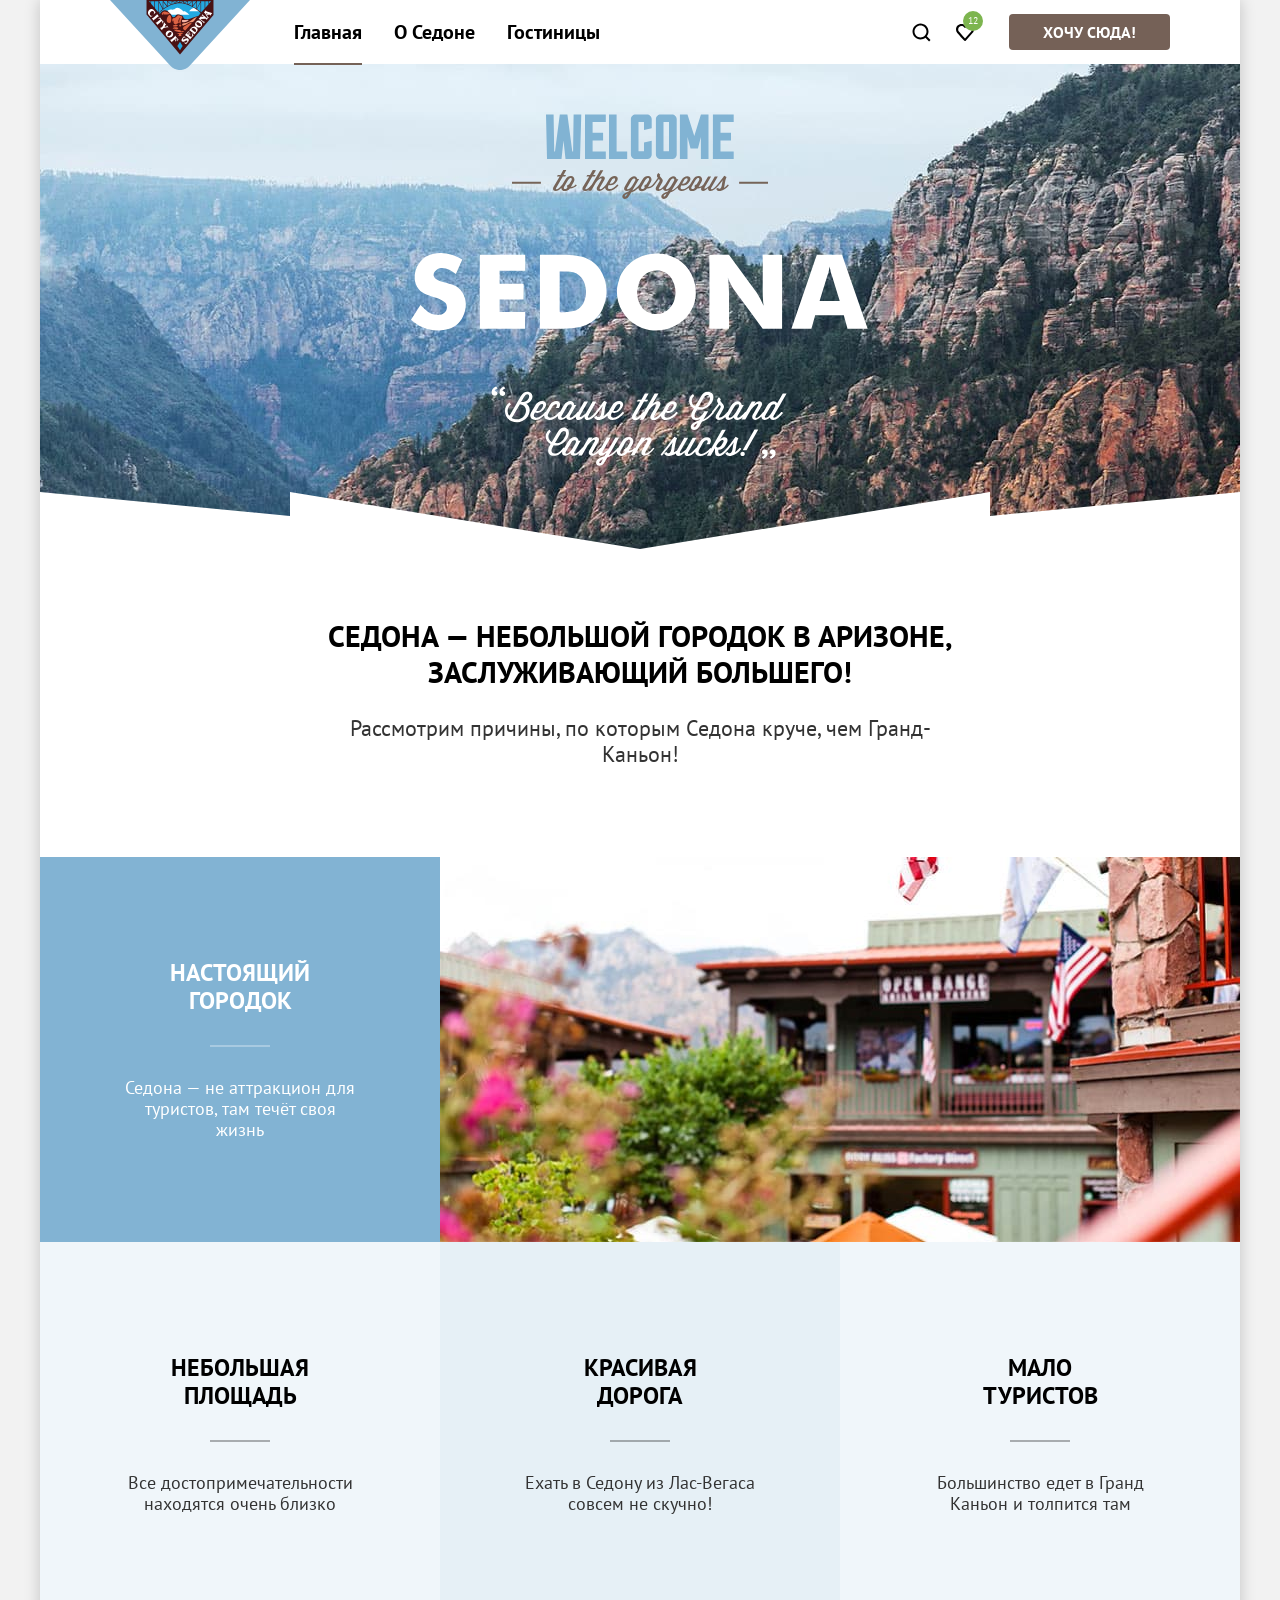
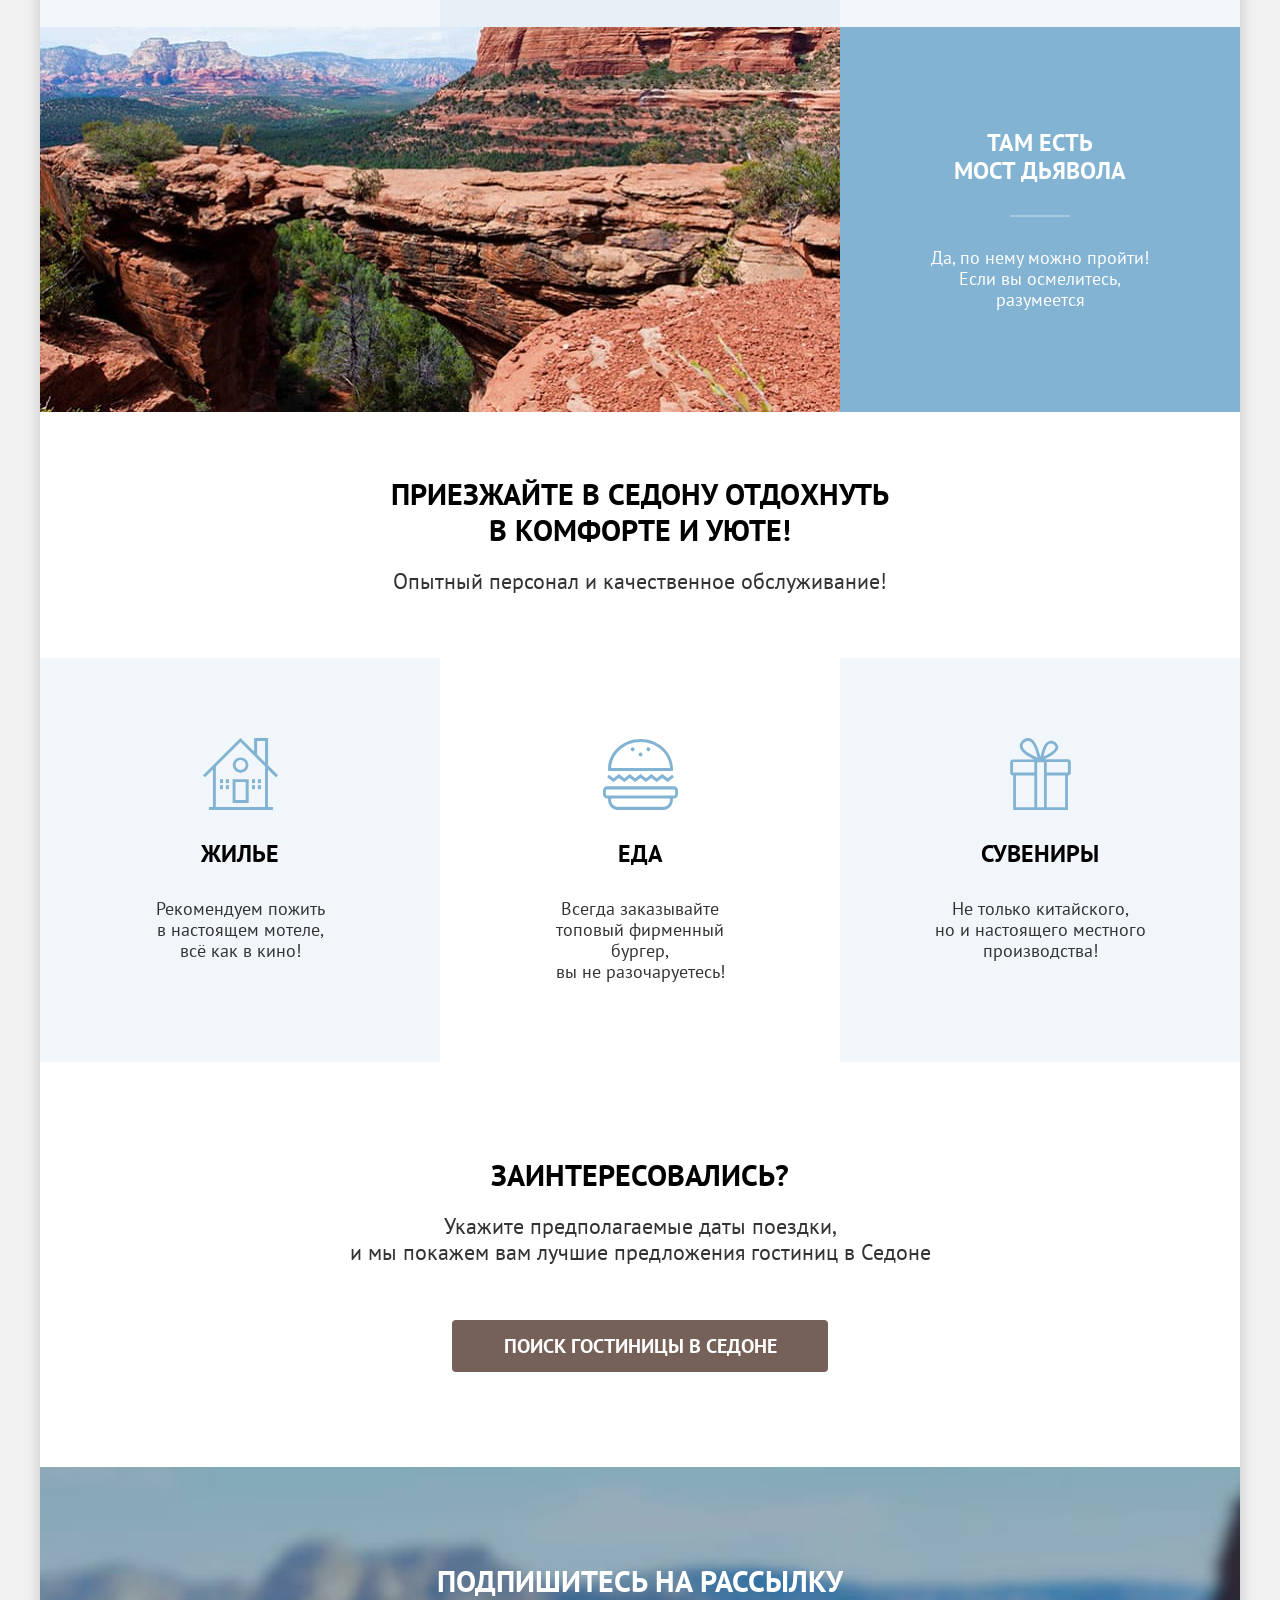
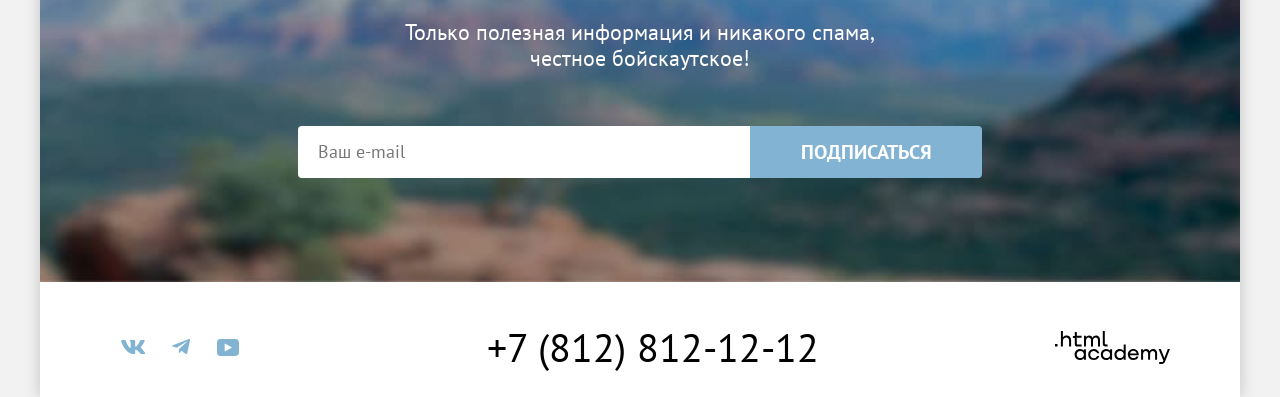
<file: index.html>
<!doctype html>
<html lang="ru">

  <head>
    <meta charset="utf-8">
    <title>HTML Academy: Седона</title>
    <link rel="icon" sizes="32x32" href="favicon.ico">
    <link rel="stylesheet" href="styles/styles.css">
  </head>

  <body>
    <div class="page-container">
      <header data-test="header" class="header-page">
        <a class="navigation-logo" href="index.html">
          <img class="header-page-logo" src="images/logo-sedona.svg" width="140" height="70"
            alt="Логотип городка Седона">
        </a>
        <nav class="navigation">
          <ul class="navigation-list">
            <li class="navigation-item">
              <a class="navigation-link navgation-link-current" href="index.html" aria-current="page">Главная</a>
            </li>
            <li class="navigation-item">
              <a class="navigation-link" href="#">О Седоне</a>
            </li>
            <li class="navigation-item">
              <a class="navigation-link" href="catalog.html">Гостиницы</a>
            </li>
          </ul>
          <ul class="navigation-user">
            <li class="navigation-user-item">
              <a class="navigation-user-link navigation-link-search" href="#">
                <span class="visually-hidden">Поиск</span>
              </a>
            </li>
            <li class="navigation-user-item">
              <a class="navigation-user-link navigation-link-favourites" href="#">
                <span class="visually-hidden">Избранное</span>
                <span class="count">12</span>
              </a>
            </li>
            <li class="navigation-user-item">
              <a class="navigation-link-button" href="#">Хочу сюда!</a>
            </li>
          </ul>
        </nav>

      </header>
      <main data-test="main" class="main-container main-index">
        <section data-test="hero" class="hero">
          <h1 class="visually-hidden">О Седоне</h1>
          <img class="hero-img" src="images/welcome.svg" width="458" height="352"
            alt="Welcome to the gorgeous Sedona, because the Grand Canyon sucks!">
        </section>
        <section data-test="advantages" class="advantages">
          <h2 class="title">Седона — небольшой городок в Аризоне,<br> заслуживающий большего!</h2>
          <p class="text">Рассмотрим причины, по которым Седона круче, чем Гранд-Каньон!</p>
        </section>
        <section data-test="advantages" class="advantages-description">
          <h2 class="visually-hidden">Преимущества</h2>
          <ul class="advantages-list">
            <li class="advantages-item-foto">
              <div class="advantages-item-container">
                <h3 class="advantages-title-foto">Настоящий городок</h3>
                <p class="advantages-item-description-foto">
                  Седона — не аттракцион для туристов, там течёт своя жизнь
                </p>
              </div>
              <img class="images-street" src="images/photo-street-sedona.jpg" width="800" height="385"
                alt="Вид городка Седона">
            </li>
            <li class="advantages-item">
              <h3 class="advantages-title">Небольшая<br> площадь</h3>
              <p class="advantages-item-description">
                Все достопримечательности находятся очень близко
              </p>
            </li>
            <li class="advantages-item">
              <h3 class="advantages-title">Красивая<br> дорога</h3>
              <p class="advantages-item-description">Ехать в Седону из Лас-Вегаса совсем не скучно!
              </p>
            </li>
            <li class="advantages-item">
              <h3 class="advantages-title">Мало<br> туристов</h3>
              <p class="advantages-item-description">
                Большинство едет в Гранд Каньон и толпится там
              </p>
            </li>
            <li class="advantages-item-foto advantages-item-foto-reverse">
              <div class="advantages-item-container">
                <h3 class="advantages-title-foto">Там есть<br> мост дьявола</h3>
                <p class="advantages-item-description-foto">
                  Да, по нему можно пройти! Если вы осмелитесь, разумеется
                </p>
              </div>
              <img class="images-bridge" src="images/photo-devil-bridge.jpg" width="800" height="385"
                alt="Фото мост дьявола">
            </li>
          </ul>
        </section>
        <section data-test="service" class="services">
          <div class="invitation">
            <h2 class="services-title">
              Приезжайте в Седону отдохнуть в комфорте и уюте!
            </h2>
            <p class="services-description">
              Опытный персонал и качественное обслуживание!
            </p>
          </div>
          <ul class="services-list ">
            <li class="services-item services-item-housing">
              <h3 class="services-item-title">ЖИЛЬЕ</h3>
              <p class="services-item-description">
                Рекомендуем пожить<br> в настоящем мотеле,<br> всё как в кино!
              </p>
            </li>
            <li class="services-item services-item-food">
              <h3 class="services-item-title">ЕДА</h3>
              <p class="services-item-description">
                Всегда заказывайте<br> топовый фирменный бургер,<br> вы не разочаруетесь!
              </p>
            </li>
            <li class="services-item services-item-souvenirs">
              <h3 class="services-item-title">СУВЕНИРЫ</h3>
              <p class="services-item-description">
                Не только китайского,<br> но и настоящего местного<br> производства!
              </p>
            </li>
          </ul>
        </section>
        <section data-test="search" class="booking">
          <h2 class="booking-title">Заинтересовались?</h2>
          <p class="booking-description">
            Укажите предполагаемые даты поездки,<br> и мы покажем вам лучшие
            предложения гостиниц в Седоне
          </p>
          <button class="button-search" type="button">Поиск гостиницы в Седоне</button>
        </section>
        <section data-test="subscribe" class="subscribe">
          <h2 class="subscribe-title">Подпишитесь на рассылку</h2>
          <p class="subscribe-note">
            Только полезная информация и никакого спама,<br> честное бойскаутское!
          </p>
          <form class="subscribe-form" action="https://echo.htmlacademy.ru/" method="post">
            <label for="subscribe-email" class="visually-hidden">Email</label>
            <input class="subscribe-field" placeholder="Ваш e-mail" type="email" name="subscribe-email"
              id="subscribe-email" required>
            <button class="button subscribe-button" type="submit">
              Подписаться
            </button>
          </form>
        </section>
      </main>
      <footer data-test="footer" class="page-footer">
        <ul class="footer-social-list">
          <li class="footer-social-item">
            <a class="button-social-vk" href="https://vk.ru/htmlacademy">
              <span class="visually-hidden">ВКонтакте</span>
            </a>
          </li>
          <li class="footer-social-item">
            <a class="button-social-telegram" href="https://t.me/s/htmlacademy">
              <span class="visually-hidden">Телеграм</span>
            </a>
          </li>
          <li class="footer-social-item">
            <a class="button-social-youtube" href="https://www.youtube.com/c/HTMLAcademyRUS">
              <span class="visually-hidden">Ютуб</span>
            </a>
          </li>
        </ul>
        <a class="contacts-phone" href="tel:88128121212">+7 (812) 812-12-12</a>
        <a class="htmlacademy-link" href="https://htmlacademy.ru/intensive/htmlcss">
          <span class="visually-hidden">"Логотип HTML academy"</span>
        </a>
      </footer>
    </div>
    <div class="modal-container modal-container-close">
      <div data-test="modal" class="modal modal-search">
        <section class="modal-content">
          <h2 class="modal-title">Поиск гостиницы в Седоне</h2>
          <button class="modal-close-button" type="button"><span class="visually-hidden">Закрыть</span>
          </button>
        </section>
        <form class="form-search-hotel" action="https://echo.htmlacademy.ru/" method="post">
          <div class="modal-field-group">
            <div class="input-row">
              <label class="modal-label" for="arrival-date">Дата Заезда:</label>
              <div class="input-wrapper">
                <input class="modal-input" type="text" name="check-in" id="arrival-date" value="27 апреля 2020"
                  placeholder="Укажите дату" required>
              </div>
            </div>
            <span class="modal-error-text">Мы не можем отправить вас в прошлое.</span>
          </div>
          <div class="modal-field-group">
            <div class="input-row">
              <label class="modal-label" for="departure-date">Дата Выезда:</label>
              <div class="input-wrapper">
                <input class="modal-input" type="text" name="check-out" id="departure-date" value="1 сентября 2023"
                  placeholder="Укажите дату" required>
              </div>
            </div>
            <span class="modal-success-text">На эти даты есть свободные номера. Пока есть.</span>
          </div>
          <div class="modal-counters">
            <div class="counter-group">
              <label class="modal-label" for="adults">Взрослые:</label>
              <div class="counter">
                <button class="counter-button counter-minus" type="button" aria-label="Уменьшить">
                </button>
                <input class="counter-input" type="number" name="adults" id="adults" value="2">
                <button class="counter-button counter-plus" type="button" aria-label="Увеличить">
                </button>
              </div>
            </div>
            <div class="counter-group counter-group-tooltip">
              <div class="label-with-tooltip">
                <span class="form-lable form-label-icon">
                  <label class="modal-label" for="children">Дети:</label>
                </span>
                <span class="tooltip">
                  <button class="tooltip-toggle" type="button" aria-labelledby="tooltip-label-date">
                    <svg class="tooltip-icon" xmlns="http://www.w3.org/2000/svg" width="26" height="26" fill="none"
                      viewBox="0 0 26 26">
                      <circle cx="13" cy="13" r="13" fill="#83b3d3" />
                      <path fill="#fff" fill-rule="evenodd" d="M12 7h2v2h-2zm2 12h-2v-9h2z" clip-rule="evenodd" />
                    </svg>
                    <span class="visually-hidden">Подсказка</span>
                  </button>
                  <span class="tooltip-text" role="tooltip" id="tooltip-label-date">Укажите количество детей, которые
                    будут с вами, возраст которых от 6 до 18 лет. Дети до 6 лет размещаются бесплатно.</span>
                </span>
              </div>
              <div class="counter">
                <button class="counter-button counter-minus" type="button" aria-label="Уменьшить">
                </button>
                <input class="counter-input" type="number" name="children" id="children" value="2">
                <button class="counter-button counter-plus" type="button" aria-label="Увеличить">
                </button>
              </div>
            </div>
          </div>
          <button class="modal-search-button" type="submit">Найти</button>
        </form>
      </div>
    </div>
  </body>

</html>
</file>
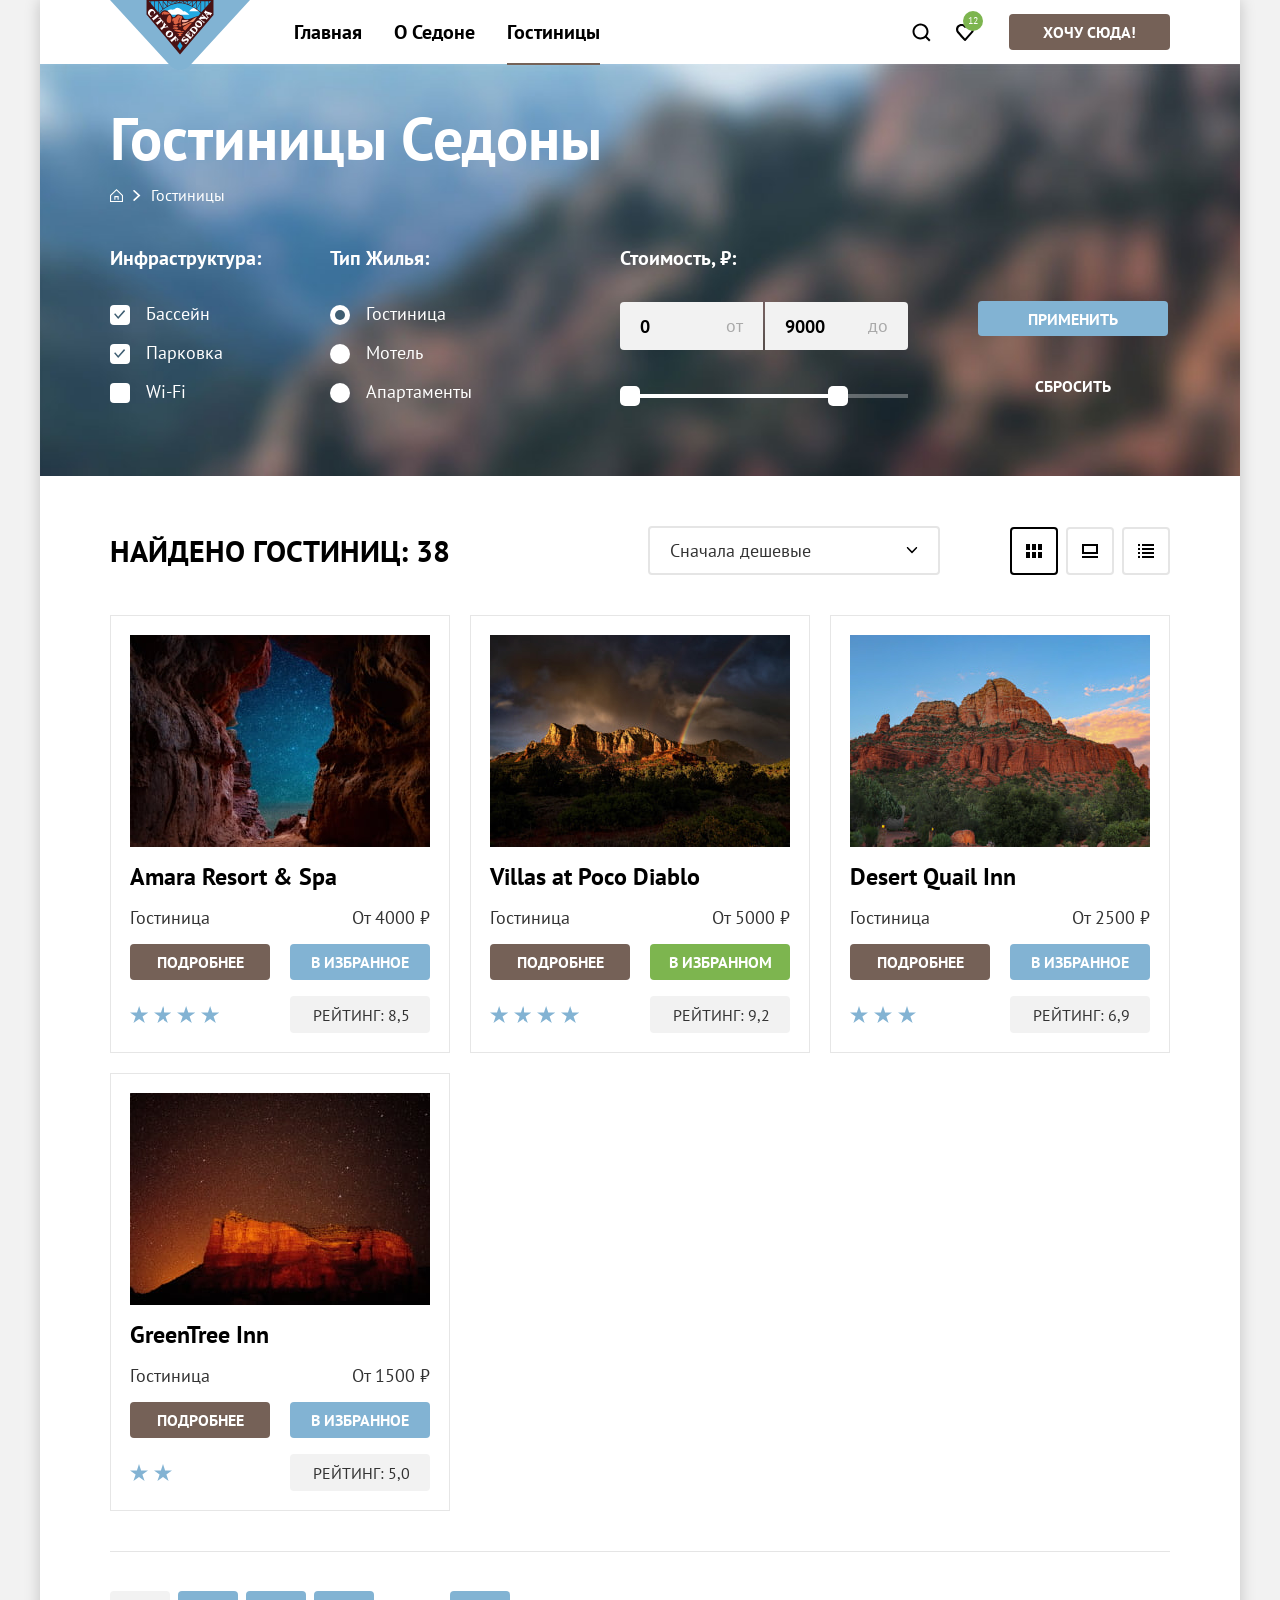
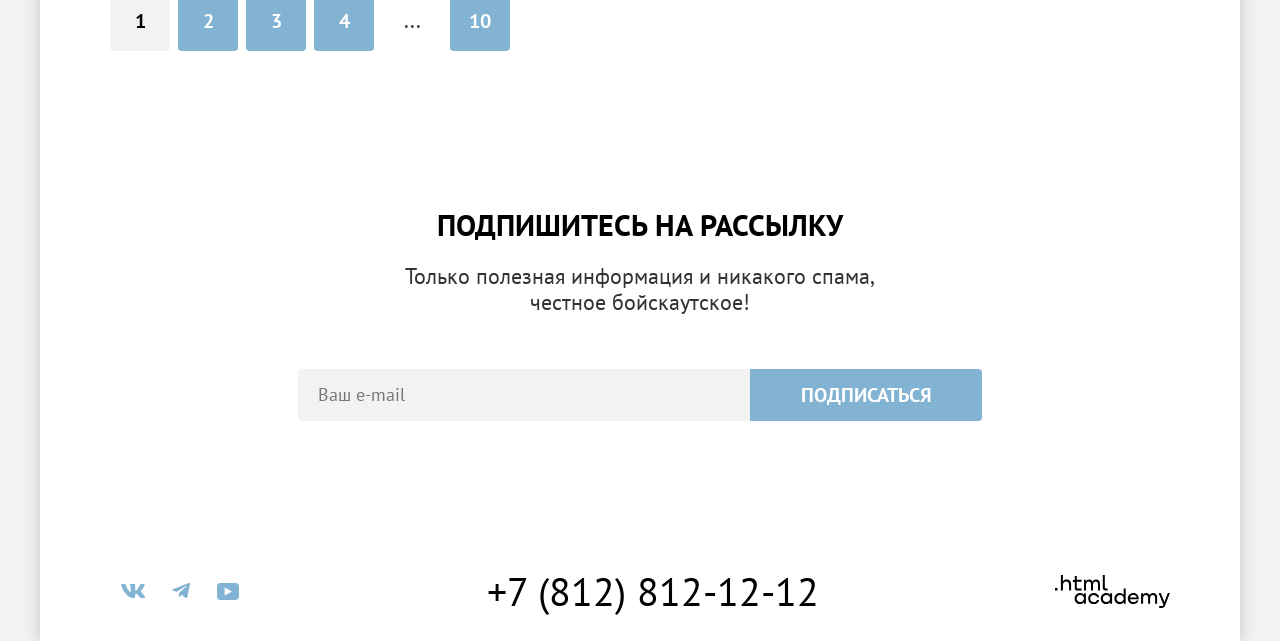
<file: catalog.html>
<!doctype html>
<html lang="ru">

  <head>
    <meta charset="utf-8">
    <title>HTML Academy: Седона</title>
    <link rel="icon" href="favicon.ico" sizes="32x32">
    <link rel="shortcut icon" href="favicon.ico" type="images/x-icon">
    <link rel="stylesheet" href="styles/styles.css">
  </head>

  <body>
    <div class="page-container">
      <header data-test="header" class="header-page">
        <a class="navigation-logo" href="index.html">
          <img class="header-page-logo" src="images/logo-sedona.svg" width="140" height="70"
            alt="Логотип городка Седона">
        </a>
        <nav class="navigation">
          <ul class="navigation-list">
            <li class="navigation-item">
              <a class="navigation-link" href="index.html" aria-current="page">Главная</a>
            </li>
            <li class="navigation-item">
              <a class="navigation-link" href="#">О Седоне</a>
            </li>
            <li class="navigation-item">
              <a class="navigation-link navgation-link-current" href="catalog.html">Гостиницы</a>
            </li>
          </ul>
          <ul class="navigation-user">
            <li class="navigation-user-item">
              <a class="navigation-link navigation-link-search" href="#">
                <span class="visually-hidden">Поиск</span>
              </a>
            </li>
            <li class="navigation-user-item">
              <a class="navigation-link navigation-link-favourites" href="#">
                <span class="visually-hidden">Избранное</span>
                <span class="count">12</span>
              </a>
            </li>
            <li class="navigation-user-item">
              <a class="navigation-link-button" href="#">Хочу сюда!</a>
            </li>
          </ul>
        </nav>

      </header>
      <main data-test="main" class="main-inner">
        <section class="filter-content">
          <header class="inner-header">
            <h1 class="inner-header-title">Гостиницы Седоны</h1>
            <ul class="breadcrumbs">
              <li class="breadcrumbs-item">
                <a class="breadcrumbs-link" href="index.html">
                  <span class="visually-hidden">Главная</span>
                </a>
              </li>
              <li class="breadcrumbs-item">
                <a class="breadcrumbs-link-hotel">Гоcтиницы</a>
              </li>
            </ul>
          </header>
          <h2 class="visually-hidden">Фильтры для поиска</h2>
          <form data-test="filter" class="catalog-filter" action="https://echo.htmlacademy.ru/" method="get">
            <fieldset class="filter-content-group filter-complex">
              <legend class="filter-content-title">Инфраструктура:</legend>
              <ul class="filter-content-list">
                <li class="filter-content-item">
                  <label class="control">
                    <input class="control-input visually-hidden" type="checkbox" name="swiming-pool" checked>
                    <span class="control-mark"></span>
                    <span class="control-label"> Бассейн </span>
                  </label>
                </li>
                <li class="filter-content-item">
                  <label class="control">
                    <input class="control-input visually-hidden" type="checkbox" name="parking" checked>
                    <span class="control-mark"></span>
                    <span class="control-label"> Парковка </span>
                  </label>
                </li>
                <li class="filter-content-item">
                  <label class="control">
                    <input class="control-input visually-hidden" type="checkbox" name="wi-fi">
                    <span class="control-mark"></span>
                    <span class="control-label"> Wi-Fi </span>
                  </label>
                </li>
              </ul>
            </fieldset>
            <fieldset class="filter-content-group filter-type-housing">
              <legend class="filter-content-title">Тип Жилья:</legend>
              <ul class="filter-content-list">
                <li class="filter-content-item">
                  <label class="control">
                    <input class="control-input visually-hidden" type="radio" name="hotel-group" value="hotel" checked>
                    <span class="control-mark"></span>
                    <span class="control-label"> Гостиница </span>
                  </label>
                </li>
                <li class="filter-content-item">
                  <label class="control">
                    <input class="control-input visually-hidden" type="radio" name="hotel-group" value="motel">
                    <span class="control-mark"></span>
                    <span class="control-label"> Мотель </span>
                  </label>
                </li>
                <li class="filter-content-item">
                  <label class="control">
                    <input class="control-input visually-hidden" type="radio" name="hotel-group" value="apartmens">
                    <span class="control-mark"></span>
                    <span class="control-label"> Апартаменты </span>
                  </label>
                </li>
              </ul>
            </fieldset>
            <fieldset class="filter-content-group filter-cost">
              <legend class="filter-content-title">Стоимость, ₽:</legend>
              <div class="range-cost">
                <label for="price-from" class="catalog-filter-label">
                  <span class="price-filter-text">от</span>
                  <input class="field-price field-price-from" type="number" name="price-from" id="price-from" value="0"
                    placeholder="0"></label>
                <label for="price-to" class="catalog-filter-label">
                  <span class="price-filter-text">до</span>
                  <input class="field-price field-price-to" type="number" name="price-to" id="price-to" value="9000"
                    placeholder="9000"></label>
              </div>
              <div class="range-scale">
                <div class="range-bar">
                  <button type="button" class="range-toggle toggle-min">
                    <span class="visually-hidden">Изменить минимальную цену</span>
                  </button>
                  <button type="button" class="range-toggle toggle-max">
                    <span class="visually-hidden">Изменить максимальную цену</span>
                  </button>
                </div>
              </div>
            </fieldset>
            <div class="filter-content-button">
              <button class="button-apply" type="submit">Применить</button>
              <button class="button-reset" type="reset">Сбросить</button>
            </div>
          </form>
        </section>
        <section data-test="catalog" class="catalog-hotel">
          <div class="catalog-hotel-sorting">
            <h2 class="catalog-hotel-title">Найдено гостиниц: <span>38</span></h2>
            <select class="select-catalog-hotel" aria-label="Сортировка">
              <option value="cheap">Сначала дешевые</option>
              <option value="expensive">Сначала дорогие</option>
            </select>
            <ul class="view-card-hotel-list">
              <li class="view-card-hotel-item">
                <a class="view-sort view-sort-tile " href="catalog.html?view=tile">
                  <span class="visually-hidden">Показать карточки</span>
                </a>
              </li>
              <li class="view-card-hotel-item">
                <a class="view-sort view-sort-card " href="catalog.html?view=card">
                  <span class="visually-hidden">Показать карточки подробнее</span>
                </a>
              </li>
              <li class="view-card-hotel-item">
                <a class="view-sort view-sort-list" href="catalog.html?view=list">
                  <span class="visually-hidden">Показать список</span>
                </a>
              </li>
            </ul>
          </div>
          <ul class="card-hotel-list">
            <li class="card-hotel-item">
              <a class="card-hotel-title-link" href="#">
                <h3 class="card-hotel-title">Amara Resort & Spa</h3>
              </a>
              <a class="card-hotel-link" href="#">
                <img class="card-hotel-image" src="images/catalog/hotel-1.jpg" width="300" height="212"
                  alt="Вид на ночное небо из ущелья">
              </a>
              <p class="card-hotel-group">Гостиница</p>
              <p class="card-hotel-price">От 4000 ₽</p>
              <a class="card-hotel-more" href="#">Подробнее</a>
              <button class="favorites" type="button">В избранное</button>
              <p class="stars stars-four">
                <span class="visually-hidden">4 звезды</span>
              </p>
              <p class="rating">Рейтинг: 8,5</p>
            </li>
            <li class="card-hotel-item">
              <a class="card-hotel-title-link" href="#">
                <h3 class="card-hotel-title">Villas at Poco Diablo</h3>
              </a>
              <a class="card-hotel-link" href="#">
                <img class="card-hotel-image" src="images/catalog/hotel-2.jpg" width="300" height="212"
                  alt="Вид на горы и радугу">
              </a>
              <p class="card-hotel-group">Гостиница</p>
              <p class="card-hotel-price">От 5000 ₽</p>
              <a class="card-hotel-more" href="#">Подробнее</a>
              <button class="favorites favorites-active" type="button">В избранном</button>
              <p class="stars stars-four">
                <span class="visually-hidden">4 звезды</span>
              </p>
              <p class="rating">Рейтинг: 9,2</p>
            </li>
            <li class="card-hotel-item">
              <a class="card-hotel-title-link" href="#">
                <h3 class="card-hotel-title">Desert Quail Inn</h3>
              </a>
              <a class="card-hotel-link" href="#">
                <img class="card-hotel-image" src="images/catalog/hotel-3.jpg" width="300" height="212"
                  alt="Вид на дневное небо и горы"></a>
              <p class="card-hotel-group">Гостиница</p>
              <p class="card-hotel-price">От 2500 ₽</p>
              <a class="card-hotel-more" href="#">Подробнее</a>
              <button class="favorites" type="button">В избранное</button>
              <p class="stars stars-three">
                <span class="visually-hidden">3 звезды</span>
              </p>
              <p class="rating">Рейтинг: 6,9</p>
            </li>
            <li class="card-hotel-item">
              <a class="card-hotel-title-link" href="#">
                <h3 class="card-hotel-title">GreenTree Inn</h3>
              </a>
              <a class="card-hotel-link" href="#">
                <img class="card-hotel-image" src="images/catalog/hotel-4.jpg" width="300" height="212"
                  alt="Вид на ночное небо и горы"></a>
              <p class="card-hotel-group">Гостиница</p>
              <p class="card-hotel-price">От 1500 ₽</p>
              <a class="card-hotel-more" href="#">Подробнее</a>
              <button class="favorites" type="button">В избранное</button>
              <p class="stars stars-two">
                <span class="visually-hidden">2 звезды</span>
              </p>
              <p class="rating">Рейтинг: 5,0</p>
            </li>
          </ul>
          <ul class="pagination">
            <li class="pagination-item">
              <a class="pagination-link pagination-current" href="#">1</a>
            </li>
            <li class="pagination-item">
              <a class="pagination-link" href="#">2</a>
            </li>
            <li class="pagination-item">
              <a class="pagination-link" href="#">3</a>
            </li>
            <li class="pagination-item">
              <a class="pagination-link" href="#">4</a>
            </li>
            <li class="pagination-item">
              <span class="ellipsis">...</span>
            </li>
            <li class="pagination-item">
              <a class="pagination-link" href="#">10</a>
            </li>
          </ul>
        </section>
        <section data-test="subscribe" class="subscribe-catalog">
          <h2 class="subscribe-title-catalog">Подпишитесь на рассылку</h2>
          <p class="subscribe-description">
            Только полезная информация и никакого спама,<br> честное бойскаутское!
          </p>
          <form class="subscribe-form" action="https://echo.htmlacademy.ru/" method="post">
            <label for="subscribe-email" class="visually-hidden">Email</label>
            <input class="subscribe-field subscribe-field-catalog" placeholder="Ваш e-mail" type="email"
              name="subscribe-email" id="subscribe-email" required>
            <button class="button subscribe-button" type="submit">Подписаться</button>
          </form>
        </section>
      </main>

      <footer data-test="footer" class="page-footer">
        <ul class="footer-social-list">
          <li class="social-item">
            <a class="button-social-vk" href="#">
              <span class="visually-hidden">ВКонтакте</span>
            </a>
          </li>
          <li class="footer-social-item">
            <a class="button-social-telegram" href="#">
              <span class="visually-hidden">Телеграм</span>
            </a>
          </li>
          <li class="footer-social-item">
            <a class="button-social-youtube" href="#">
              <span class="visually-hidden">Ютуб</span>
            </a>
          </li>
        </ul>
        <a class="contacts-phone" href="tel:88128121212">+7 (812) 812-12-12</a>
        <a class="htmlacademy-link" href="https://htmlacademy.ru/intensive/htmlcss">
          <span class="visually-hidden">"Логотип HTML academy"</span>
        </a>
      </footer>
    </div>
  </body>

</html>
</file>
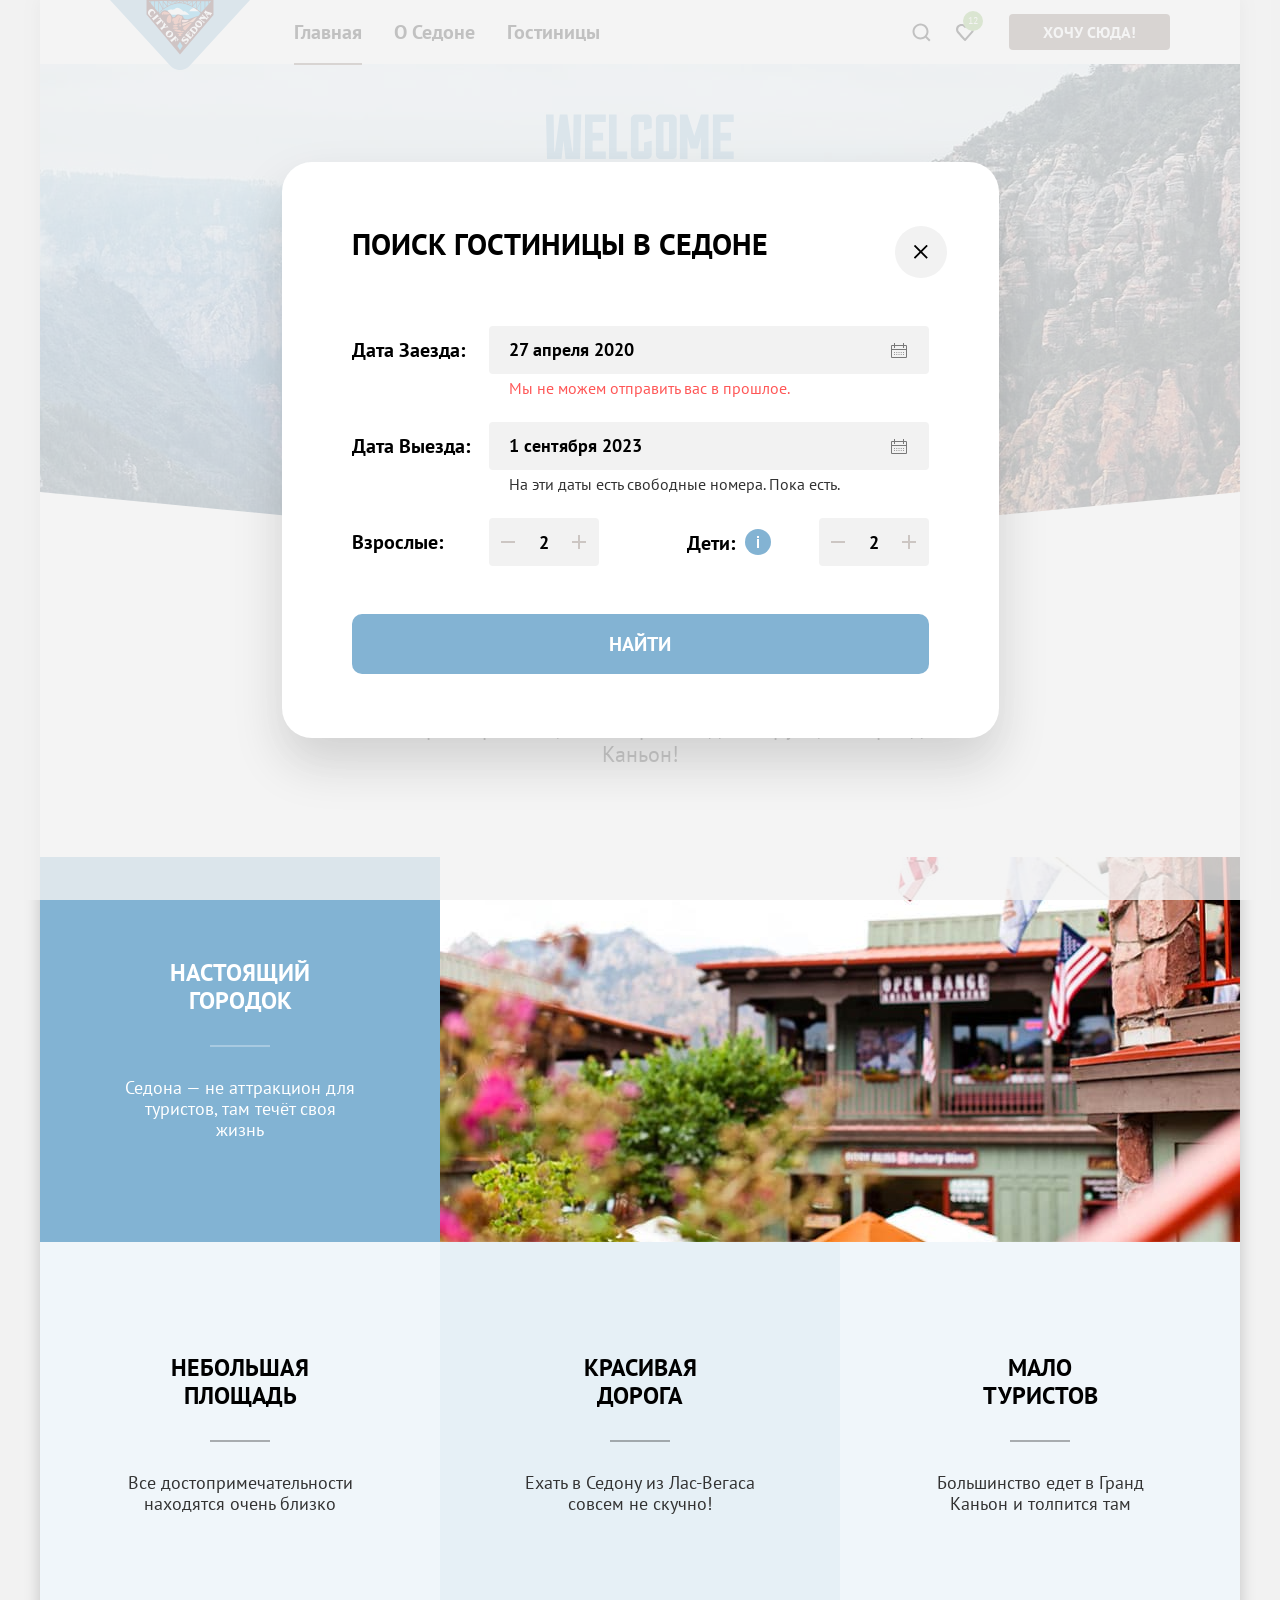
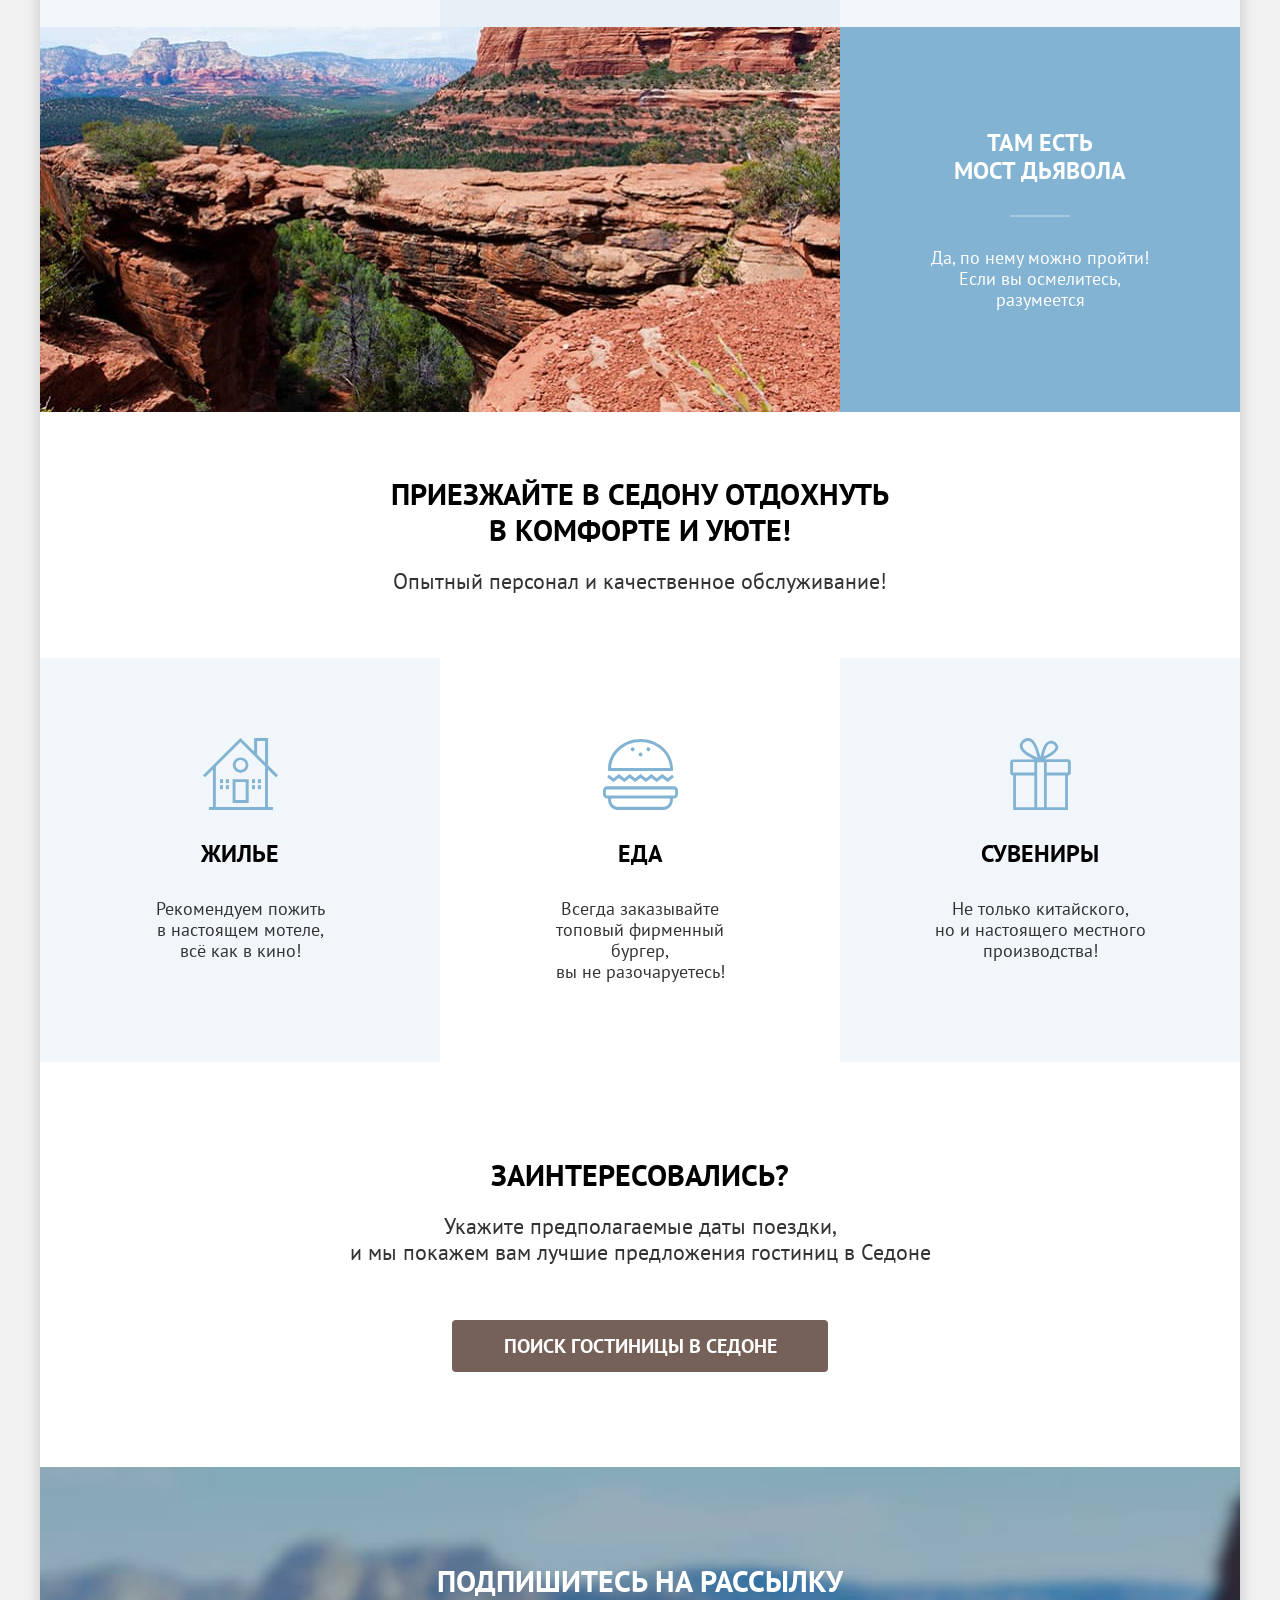
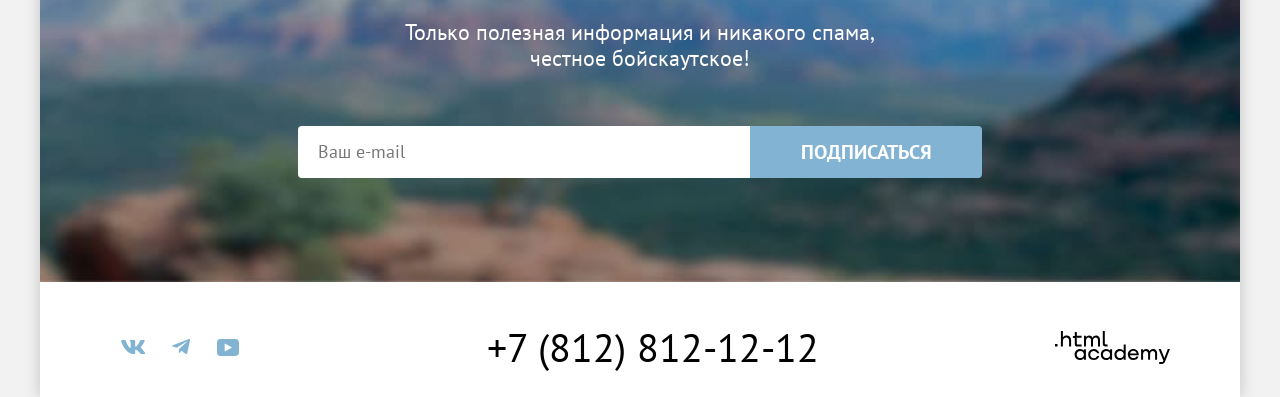
<file: modal.html>
<!doctype html>
<html lang="ru">

  <head>
    <meta charset="utf-8">
    <title>HTML Academy: Седона</title>
    <link rel="icon" sizes="32x32" href="favicon.ico">
    <link rel="stylesheet" href="styles/styles.css">
  </head>

  <body>
    <div class="page-container">
      <header data-test="header" class="header-page">
        <a class="navigation-logo" href="index.html">
          <img class="header-page-logo" src="images/logo-sedona.svg" width="140" height="70"
            alt="Логотип городка Седона">
        </a>
        <nav class="navigation">
          <ul class="navigation-list">
            <li class="navigation-item">
              <a class="navigation-link navgation-link-current" href="index.html" aria-current="page">Главная</a>
            </li>
            <li class="navigation-item">
              <a class="navigation-link" href="#">О Седоне</a>
            </li>
            <li class="navigation-item">
              <a class="navigation-link" href="catalog.html">Гостиницы</a>
            </li>
          </ul>
          <ul class="navigation-user">
            <li class="navigation-user-item">
              <a class="navigation-user-link navigation-link-search" href="#">
                <span class="visually-hidden">Поиск</span>
              </a>
            </li>
            <li class="navigation-user-item">
              <a class="navigation-user-link navigation-link-favourites" href="#">
                <span class="visually-hidden">Избранное</span>
                <span class="count">12</span>
              </a>
            </li>
            <li class="navigation-user-item">
              <a class="navigation-link-button" href="#">Хочу сюда!</a>
            </li>
          </ul>
        </nav>

      </header>
      <main data-test="main" class="main-container main-index">
        <section data-test="hero" class="hero">
          <h1 class="visually-hidden">О Седоне</h1>
          <img class="hero-img" src="images/welcome.svg" width="458" height="352"
            alt="Welcome to the gorgeous Sedona, because the Grand Canyon sucks!">
        </section>
        <section data-test="advantages" class="advantages">
          <h2 class="title">Седона — небольшой городок в Аризоне,<br> заслуживающий большего!</h2>
          <p class="text">Рассмотрим причины, по которым Седона круче, чем Гранд-Каньон!</p>
        </section>
        <section data-test="advantages" class="advantages-description">
          <h2 class="visually-hidden">Преимущества</h2>
          <ul class="advantages-list">
            <li class="advantages-item-foto">
              <div class="advantages-item-container">
                <h3 class="advantages-title-foto">Настоящий городок</h3>
                <p class="advantages-item-description-foto">
                  Седона — не аттракцион для туристов, там течёт своя жизнь
                </p>
              </div>
              <img class="images-street" src="images/photo-street-sedona.jpg" width="800" height="385"
                alt="Вид городка Седона">
            </li>
            <li class="advantages-item">
              <h3 class="advantages-title">Небольшая<br> площадь</h3>
              <p class="advantages-item-description">
                Все достопримечательности находятся очень близко
              </p>
            </li>
            <li class="advantages-item">
              <h3 class="advantages-title">Красивая<br> дорога</h3>
              <p class="advantages-item-description">Ехать в Седону из Лас-Вегаса совсем не скучно!
              </p>
            </li>
            <li class="advantages-item">
              <h3 class="advantages-title">Мало<br> туристов</h3>
              <p class="advantages-item-description">
                Большинство едет в Гранд Каньон и толпится там
              </p>
            </li>
            <li class="advantages-item-foto advantages-item-foto-reverse">
              <div class="advantages-item-container">
                <h3 class="advantages-title-foto">Там есть<br> мост дьявола</h3>
                <p class="advantages-item-description-foto">
                  Да, по нему можно пройти! Если вы осмелитесь, разумеется
                </p>
              </div>
              <img class="images-bridge" src="images/photo-devil-bridge.jpg" width="800" height="385"
                alt="Фото мост дьявола">
            </li>
          </ul>
        </section>
        <section data-test="service" class="services">
          <div class="invitation">
            <h2 class="services-title">
              Приезжайте в Седону отдохнуть в комфорте и уюте!
            </h2>
            <p class="services-description">
              Опытный персонал и качественное обслуживание!
            </p>
          </div>
          <ul class="services-list ">
            <li class="services-item services-item-housing">
              <h3 class="services-item-title">ЖИЛЬЕ</h3>
              <p class="services-item-description">
                Рекомендуем пожить<br> в настоящем мотеле,<br> всё как в кино!
              </p>
            </li>
            <li class="services-item services-item-food">
              <h3 class="services-item-title">ЕДА</h3>
              <p class="services-item-description">
                Всегда заказывайте<br> топовый фирменный бургер,<br> вы не разочаруетесь!
              </p>
            </li>
            <li class="services-item services-item-souvenirs">
              <h3 class="services-item-title">СУВЕНИРЫ</h3>
              <p class="services-item-description">
                Не только китайского,<br> но и настоящего местного<br> производства!
              </p>
            </li>
          </ul>
        </section>
        <section data-test="search" class="booking">
          <h2 class="booking-title">Заинтересовались?</h2>
          <p class="booking-description">
            Укажите предполагаемые даты поездки,<br> и мы покажем вам лучшие
            предложения гостиниц в Седоне
          </p>
          <button class="button-search" type="button">Поиск гостиницы в Седоне</button>
        </section>
        <section data-test="subscribe" class="subscribe">
          <h2 class="subscribe-title">Подпишитесь на рассылку</h2>
          <p class="subscribe-note">
            Только полезная информация и никакого спама,<br> честное бойскаутское!
          </p>
          <form class="subscribe-form" action="https://echo.htmlacademy.ru/" method="post">
            <label for="subscribe-email" class="visually-hidden">Email</label>
            <input class="subscribe-field" placeholder="Ваш e-mail" type="email" name="subscribe-email"
              id="subscribe-email" required>
            <button class="button subscribe-button" type="submit">
              Подписаться
            </button>
          </form>
        </section>
      </main>
      <footer data-test="footer" class="page-footer">
        <ul class="footer-social-list">
          <li class="footer-social-item">
            <a class="button-social-vk" href="https://vk.ru/htmlacademy">
              <span class="visually-hidden">ВКонтакте</span>
            </a>
          </li>
          <li class="footer-social-item">
            <a class="button-social-telegram" href="https://t.me/s/htmlacademy">
              <span class="visually-hidden">Телеграм</span>
            </a>
          </li>
          <li class="footer-social-item">
            <a class="button-social-youtube" href="https://www.youtube.com/c/HTMLAcademyRUS">
              <span class="visually-hidden">Ютуб</span>
            </a>
          </li>
        </ul>
        <a class="contacts-phone" href="tel:88128121212">+7 (812) 812-12-12</a>
        <a class="htmlacademy-link" href="https://htmlacademy.ru/intensive/htmlcss">
          <span class="visually-hidden">"Логотип HTML academy"</span>
        </a>
      </footer>
    </div>
    <div class="modal-container">
      <div data-test="modal" class="modal modal-search">
        <section class="modal-content">
          <h2 class="modal-title">Поиск гостиницы в Седоне</h2>
          <button class="modal-close-button" type="button"><span class="visually-hidden">Закрыть</span>
          </button>
        </section>
        <form class="form-search-hotel" action="https://echo.htmlacademy.ru/" method="post">
          <div class="modal-field-group">
            <div class="input-row">
              <label class="modal-label" for="arrival-date">Дата Заезда:</label>
              <div class="input-wrapper">
                <input class="modal-input" type="text" name="check-in" id="arrival-date" value="27 апреля 2020"
                  placeholder="Укажите дату" required>
              </div>
            </div>
            <span class="modal-error-text">Мы не можем отправить вас в прошлое.</span>
          </div>
          <div class="modal-field-group">
            <div class="input-row">
              <label class="modal-label" for="departure-date">Дата Выезда:</label>
              <div class="input-wrapper">
                <input class="modal-input" type="text" name="check-out" id="departure-date" value="1 сентября 2023"
                  placeholder="Укажите дату" required>
              </div>
            </div>
            <span class="modal-success-text">На эти даты есть свободные номера. Пока есть.</span>
          </div>
          <div class="modal-counters">
            <div class="counter-group">
              <label class="modal-label" for="adults">Взрослые:</label>
              <div class="counter">
                <button class="counter-button counter-minus" type="button" aria-label="Уменьшить">
                </button>
                <input class="counter-input" type="number" name="adults" id="adults" value="2">
                <button class="counter-button counter-plus" type="button" aria-label="Увеличить">
                </button>
              </div>
            </div>
            <div class="counter-group counter-group-tooltip">
              <div class="label-with-tooltip">
                <span class="form-lable form-label-icon">
                  <label class="modal-label" for="children">Дети:</label>
                </span>
                <span class="tooltip">
                  <button class="tooltip-toggle" type="button" aria-labelledby="tooltip-label-date">
                    <svg class="tooltip-icon" xmlns="http://www.w3.org/2000/svg" width="26" height="26" fill="none"
                      viewBox="0 0 26 26">
                      <circle cx="13" cy="13" r="13" fill="#83b3d3" />
                      <path fill="#fff" fill-rule="evenodd" d="M12 7h2v2h-2zm2 12h-2v-9h2z" clip-rule="evenodd" />
                    </svg>
                    <span class="visually-hidden">Подсказка</span>
                  </button>
                  <span class="tooltip-text" role="tooltip" id="tooltip-label-date">Укажите количество детей, которые
                    будут с вами, возраст которых от 6 до 18 лет. Дети до 6 лет размещаются бесплатно.</span>
                </span>
              </div>
              <div class="counter">
                <button class="counter-button counter-minus" type="button" aria-label="Уменьшить">
                </button>
                <input class="counter-input" type="number" name="children" id="children" value="2">
                <button class="counter-button counter-plus" type="button" aria-label="Увеличить">
                </button>
              </div>
            </div>
          </div>
          <button class="modal-search-button" type="submit">Найти</button>
        </form>
      </div>
    </div>
  </body>

</html>
</file>
<file: styles/styles.css>
@font-face {
  font-family: "PT Sans";
  font-weight: 400;
  font-style: normal;
  src: url("../fonts/ptsans-400.woff2") format("woff2");
  font-display: swap;
}

@font-face {
  font-family: "PT Sans";
  font-weight: 700;
  font-style: normal;
  src: url("../fonts/ptsans-700.woff2") format("woff2");
  font-display: swap;
}

body {
  margin: 0;
  font-family: "PT Sans", sans-serif;
  font-size: 22px;
  line-height: 26px;
  color: #333333;
  background-color: #f2f2f2;
  min-width: 1280px;
  min-height: 100%;
}

*,
*::before,
*::after {
  box-sizing: border-box;
}

html {
  height: 100%;
}

.page-container {
  background-color: #ffffff;
  box-shadow: 0 0 15px 0 rgba(0, 0, 0, 0.2);
  display: flex;
  flex-direction: column;
  min-height: 100vh;
  width: 1200px;
  margin: 0 auto;
}

.header-page {
  display: flex;
  margin: 0;
  padding: 0 70px;
  min-height: 64px;
  align-items: flex-start;
}

.header-page-logo {
  display: block;
}

.navigation {
  display: flex;
  flex-wrap: wrap;
  line-height: 24px;
  font-size: 20px;
  font-weight: 700;
  align-items: flex-start;
  min-height: 64px;
  width: 100%;
}

.navigation-logo {
  margin-right: 28px;
  margin-bottom: -6px;
  z-index: 1;
}

.navigation-logo:hover,
.navigation-logo:focus {
  opacity: 0.8;
  transform: scale(1.05);
}

.navigation-list {
  margin: 0;
  padding: 0;
  list-style-type: none;
  display: flex;
  flex-wrap: wrap;
  max-width: 500px;
}

.navgation-link-current {
  position: relative;
}

.navgation-link-current::after {
  content: "";
  position: absolute;
  left: 16px;
  right: 16px;
  height: 2px;
  bottom: -1px;
  background-color: #756257;
}

.navigation-link,
.navigation-user-link {
  display: block;
  text-decoration: none;
  color: #000000;
  text-align: center;
  padding: 20px 16px;

}

.navigation-link:hover,
.navigation-link:focus-visible {
  opacity: 0.7;
  transform: scale(1.05);
  border-bottom-color: #756257;
}

.navigation-user {
  margin: 0;
  padding: 0;
  list-style-type: none;
  display: flex;
  flex-wrap: wrap;
  margin-left: auto;
  max-width: 310px;
}

.navigation-user-item {
  min-width: 44px;
  min-height: 64px;
}

.navigation-user-link:hover,
.navigation-user-link:focus-visible {
  opacity: 0.7;
  transform: scale(1.05);
}

.navigation-link-favourites,
.navigation-link-search {
  display: block;
  flex-shrink: 0;
  width: 20px;
  height: 20px;
  padding: 22px 10px;
  background-repeat: no-repeat;
  background-position: center;
  box-sizing: content-box;
}

.navigation-link-search {
  background-image: url("../images/icons/search.svg");
}

.navigation-link-favourites {
  position: relative;
  background-image: url("../images/icons/heart.svg");
}

.navigation-link-button {
  display: block;
  font-size: 16px;
  line-height: 20px;
  font-weight: 700;
  color: #ffffff;
  background-color: #756157;
  text-decoration: none;
  text-transform: uppercase;
  padding: 8px 34px;
  border-radius: 4px;
  margin-left: 20px;
  margin-top: 14px;
}

.navigation-link-button:hover,
.navigation-link-button:focus {
  background-color: #615048;
}

.navigation-link-button:active,
.button-search:active {
  color: rgba(255, 255, 255, 0.3);
}

.card-hotel-more {
  font-size: 16px;
  line-height: 20px;
  font-weight: 700;
  color: #ffffff;
  background-color: #756157;
  text-decoration: none;
  text-transform: uppercase;
  padding: 8px;
  border-radius: 4px;
  text-align: center;
}

.card-hotel-more:hover {
  background-color: #615048;
}

.card-hotel-more:active {
  background: #756157;
  color: rgba(255, 255, 255, 0.3);
}

.count {
  font-size: 10px;
  line-height: 10px;
  font-weight: 400;
  color: #ffffff;
  position: absolute;
  background-color: #7db54f;
  text-align: center;
  border-radius: 50%;
  width: 20px;
  height: 20px;
  top: 11px;
  left: 45%;
  padding: 5px;
}

.visually-hidden {
  position: absolute;
  width: 1px;
  height: 1px;
  margin: -1px;
  padding: 0;
  border: 0;
  clip: rect(0 0 0 0);
  overflow: hidden;
}

.main-container {
  flex-grow: 1;
}

.hero {
  background-image: url("../images/divider.svg"), url("../images/background-welcome.jpg");
  background-color: rgba(131, 179, 211, 0.6);
  background-size: 100% auto;
  background-repeat: no-repeat;
  background-position: bottom, center;
  min-height: 485px;
  padding-top: 50px;
  text-align: center;
}

.hero-img {
  max-width: 100%;
  height: auto;
  object-fit: contain;
}

.hero-title {
  font-size: 30px;
  line-height: 36px;
  font-weight: 700;
  text-transform: uppercase;
}

.hero-text {
  font-size: 22px;
  line-height: 26px;
  font-weight: 400;
}

.title {
  font-size: 30px;
  line-height: 36px;
  font-weight: 700;
  text-transform: uppercase;
  margin: 0 auto 25px;
  text-align: center;
  color: #000000;
}

.text {
  font-size: 22px;
  line-height: 26px;
  font-weight: 400;
  color: #333333;
  text-align: center;
  margin: 0;
}

.advantages {
  max-width: 655px;
  min-height: 260px;
  margin: 0 auto;
  padding: 69px 0;
  text-align: center;
  margin-bottom: 21px;
}

.invitation {
  max-width: 505px;
  min-height: 245px;
  margin: 0 auto;
  padding: 64px 0;
}

.advantages-list {
  margin: 0;
  padding: 0;
  display: flex;
  flex-wrap: wrap;
  list-style: none;
}

.advantages-item-foto {
  color: #ffffff;
  background-color: #82b3d3;
  width: 100%;
  display: flex;
}

.advantages-title-foto {
  font-size: 24px;
  line-height: 28px;
  font-weight: 700;
  text-transform: uppercase;
  margin: 0;
  list-style-type: none;
  margin-bottom: 30px;
  position: relative;
}

.advantages-title-foto::after {
  content: "";
  display: block;
  margin: 30px auto 0;
  width: 60px;
  border-bottom: 2px solid rgba(255, 255, 255, 0.3);
}

.advantages-item {
  background-color: rgba(131, 179, 211, 0.12);
  width: 400px;
  min-height: 385px;
  text-align: center;
  display: flex;
  flex-direction: column;
  align-items: center;
  padding: 112px 84px;
}

.advantages-title::after {
  content: "";
  display: block;
  margin: 30px auto 0;
  width: 60px;
  border-bottom: 2px solid rgba(0, 0, 0, 0.3);
}

.advantages-item-foto-reverse {
  flex-direction: row-reverse;
}

.advantages-item:nth-child(3) {
  background-color: rgba(131, 179, 211, 0.2);
}

.advantages-title {
  font-size: 24px;
  line-height: 28px;
  font-weight: 700;
  color: #000000;
  text-transform: uppercase;
  margin: 0;
  margin-bottom: 30px;
}

.advantages-item-description {
  font-size: 18px;
  line-height: 21px;
  font-weight: 400;
  color: #333333;
  min-width: 231px;
  margin: 0;
}

.advantages-item-description-foto {
  font-size: 18px;
  line-height: 21px;
  font-weight: 400;
  margin: 0;
}

.advantages-item-container {
  width: 400px;
  padding: 102px 85px;
  display: flex;
  flex-direction: column;
  justify-content: center;
  align-items: center;
  text-align: center;
}

.images-street,
.images-bridge {
  width: 800px;
  height: auto;
  vertical-align: middle;
  object-fit: cover;
}

.services-title {
  font-size: 30px;
  line-height: 36px;
  font-weight: 700;
  color: #000000;
  text-transform: uppercase;
  text-align: center;
  margin: 0;
  padding: 0;
  margin-bottom: 20px;
}

.services-description {
  font-size: 22px;
  line-height: 26px;
  font-weight: 400;
  color: #333333;
  text-align: center;
  margin: 0;
  bottom: 0;
}

.services-list {
  display: flex;
  flex-wrap: wrap;
  list-style: none;
  margin: 0;
  padding: 0;
  min-height: 385px;
}

.services-item {
  background-color: rgba(131, 179, 211, 0.12);
  text-align: center;
  width: 400px;
  padding: 80px 85px;
}

.services-item-title {
  font-size: 24px;
  line-height: 28px;
  font-weight: 700;
  margin: 0;
  padding: 0;
  margin-bottom: 30px;
  text-transform: uppercase;
  color: #000000;
}

.services-item:nth-child(2) {
  background-color: #ffffff;
}

.services-item-description {
  font-size: 18px;
  line-height: 21px;
  font-weight: 400;
  color: #333333;
  margin: 0;
}

.services-item-housing::before {
  background-image: url("../images/icons/home-1.svg");
}

.services-item-food::before {
  background-image: url("../images/icons/food.svg");
}

.services-item-souvenirs::before {
  background-image: url("../images/icons/present.svg");
}

.services-item::before {
  content: "";
  background-repeat: no-repeat;
  background-position: center;
  background-size: contain;
  display: block;
  margin: auto;
  width: 75px;
  height: 72px;
  margin-bottom: 30px;
}

.booking {
  padding: 95px 300px;
  text-align: center;
}

.booking-title {
  font-size: 30px;
  line-height: 36px;
  font-weight: 700;
  color: #000000;
  text-transform: uppercase;
  margin: 0;
  margin-bottom: 20px;
}

.booking-description {
  font-size: 22px;
  line-height: 26px;
  font-weight: 400;
  color: #333333;
  margin: 0;
  margin-bottom: 55px;
}

.button-search {
  font-family: inherit;
  font-size: 20px;
  line-height: 36px;
  font-weight: 700;
  color: #ffffff;
  background-color: #756157;
  width: 376px;
  min-height: 52px;
  text-decoration: none;
  text-transform: uppercase;
  margin: 0;
  border: none;
  border-radius: 4px;
  cursor: pointer;
}

.button-search:hover,
.button-search:focus {
  background-color: #615048;
}

.subscribe-form {
  display: flex;
  width: 100%;
  max-width: 684px;
  min-height: 52px;
}

.subscribe,
.subscribe-catalog {
  padding: 96px 258px 104px;
  text-align: center;
  min-height: 415px;
}

.subscribe {
  background-image: url("../images/background-filter.jpg");
  background-color: rgba(131, 179, 211, 0.6);
  background-repeat: no-repeat;
  background-size: cover;
}

.subscribe-title,
.subscribe-title-catalog {
  font-size: 30px;
  line-height: 36px;
  font-weight: 700;
  text-align: center;
  text-decoration: none;
  text-transform: uppercase;
  margin: 0;
  margin-bottom: 20px;
}

.subscribe-title-catalog {
  color: #000000;
}

.subscribe-title {
  color: #ffffff;
}

.subscribe-description {
  margin: 0;
  margin-bottom: 54px;
}

.subscribe-note {
  font-size: 22px;
  line-height: 26px;
  font-weight: 400;
  color: #ffffff;
  text-align: center;
  text-decoration: none;
  margin: 0;
  margin-bottom: 55px;
}

.subscribe-button {
  font-family: inherit;
  font-size: 20px;
  line-height: 36px;
  font-weight: 700;
  color: #ffffff;
  text-transform: uppercase;
  background-color: #82b3d3;
  width: 232px;
  border-style: none;
  border-radius: 0 4px 4px 0;
  cursor: pointer;
}

.subscribe-button:hover,
.subscribe-button:focus {
  background-color: #68a2ca;
}

.subscribe-button:active {
  color: rgba(255, 255, 255, 0.3);
}

.subscribe-field:disabled {
  cursor: not-allowed;
}

.button-search:disabled,
.subscribe-button:disabled,
.button-apply:disabled,
.favorites:disabled,
.card-hotel-more:disabled {
  background-color: #e5e5e5;
  cursor: not-allowed;
  pointer-events: none;
}

.button-reset:disabled {
  opacity: 0.1;
}

.subscribe-field {
  flex-grow: 1;
  font-family: inherit;
  font-size: 18px;
  line-height: 24px;
  font-weight: 400;
  box-sizing: border-box;
  padding: 12px 20px;
  border-radius: 4px 0 0 4px;
  border-style: none;
}

.subscribe-field-catalog {
  background: #f2f2f2;
}

.page-footer {
  display: flex;
  justify-content: space-between;
  align-items: center;
  padding: 45px 70px 30px;
  max-width: 1200px;
}

.footer-social-list {
  display: flex;
  flex-wrap: wrap;
  margin: 0;
  padding: 0;
  list-style: none;
  max-width: 240px;
}

.button-social-vk,
.button-social-telegram,
.button-social-youtube {
  display: block;
  width: 47px;
  height: 40px;
  background-color: #83b3d3;
  -webkit-mask-repeat: no-repeat;
  mask-repeat: no-repeat;
  -webkit-mask-position: center;
  mask-position: center;
}

.button-social-vk {
  -web-mask-image: url("../images/social-vk.svg");
  mask-image: url("../images/social-vk.svg");
}

.button-social-telegram {
  -web-mask-image: url("../images/social-telegram.svg");
  mask-image: url("../images/social-telegram.svg");
}

.button-social-youtube {
  -web-mask-image: url("../images/social-youtube.svg");
  mask-image: url("../images/social-youtube.svg");
}

.button-social-vk:hover,
.button-social-vk:focus,
.button-social-telegram:hover,
.button-social-telegram:focus,
.button-social-youtube:hover,
.button-social-youtube:focus {
  background: #68a2ca;
}

.button-social-vk:active,
.button-social-telegram:active,
.button-social-youtube:active {
  background: rgba(104, 162, 202, 0.3);
}

.contacts-phone {
  font-size: 40px;
  line-height: 40px;
  color: #000000;
  text-decoration: none;
  text-transform: uppercase;
  text-align: center;
  width: 400px;
}

.contacts-phone:hover,
.contacts-phone:focus {
  color: #756157;
}

.contacts-phone:active {
  color: rgba(117, 97, 87, 0.3);
}

.htmlacademy-link {
  display: block;
  mask-image: url("../images/logo-html-academy.svg");
  mask-repeat: no-repeat;
  mask-position: center;
  width: 115px;
  height: 35px;
  background: #000000;
}

.htmlacademy-link:hover,
.htmlacademy-link:focus {
  background: #756157;
}

.htmlacademy-link:active {
  background: rgba(117, 97, 87, 0.3);
}

.inner-header-title {
  font-size: 60px;
  line-height: 78px;
  font-weight: 700;
  color: #ffffff;
  text-decoration: none;
  margin: 0;
  margin-bottom: 8px;
}

.filter-content {
  background-image: url("../images/catalog-filter.jpg");
  background-repeat: no-repeat;
  background-position: center;
  background-color: rgba(131, 179, 211, 0.6);
  background-size: cover;
  min-height: 412px;
  padding: 35px 70px;
}

.breadcrumbs {
  display: flex;
  flex-wrap: wrap;
  margin: 0 0 40px 0;
  padding: 0;
  list-style-type: none;
  align-items: center;
}

.breadcrumbs-item {
  display: flex;
  align-items: center;
}

.breadcrumbs-link:hover,
.breadcrumbs-link-hotel:hover {
  opacity: 0.6;
}

.breadcrumbs-link:active,
.breadcrumbs-link-hotel:active {
  opacity: 0.3;
}

.breadcrumbs-link {
  display: block;
  background-image: url("../images/icons/house.svg");
  background-repeat: no-repeat;
  background-position: center;
  background-size: contain;
  width: 13px;
  height: 15px;
}

.breadcrumbs-item:not(:last-child)::after {
  content: "";
  display: block;
  background-image: url("../images/icons/vector-breadcrumbs.svg");
  background-repeat: no-repeat;
  background-position: center;
  background-size: contain;
  width: 8px;
  height: 11px;
  margin-left: 10px;
  margin-right: 10px;
}

.breadcrumbs-link-hotel {
  font-size: 16px;
  line-height: 21px;
  font-weight: 400;
  color: #ffffff;
  text-decoration: none;
}

.control {
  position: relative;
  display: block;
  padding-left: 36px;
  font-size: 18px;
  line-height: 23px;
  font-weight: 400;
  color: #ffffff;
}

.control:has(.control-input:disabled) {
  opacity: 0.3;
  pointer-events: none;
}

.control-mark {
  position: absolute;
  top: 1px;
  left: 0;
  width: 20px;
  height: 20px;
  background-color: #ffffff;
  border-radius: 4px;
  box-sizing: border-box;
  margin: 0;
  margin-top: 1.5px;
  margin-bottom: 1.5px;
}

.control-label {
  text-align: center;
}

.control-input[type="checkbox"]:checked + .control-mark::before {
  content: "";
  position: absolute;
  top: 50%;
  left: 50%;
  transform: translate(-50%, -50%);
  width: 12px;
  height: 12px;
  background-image: url("../images/icons/check-mark.svg");
  background-repeat: no-repeat;
  background-position: center;
  background-size: contain;
}

.control:hover .control-mark {
  background-color: rgba(255, 255, 255, 0.6);
  border-color: rgba(255, 255, 255, 0.6)
}

.control-input:focus-visible + .control-mark {
  outline: 3px solid #83b3d3;
}

.control:hover .control-label {
  color: rgba(255, 255, 255, 0.6);
}

.control-input[type="radio"] + .control-mark {
  border-radius: 50%;
}

.control-input[type="radio"]:checked + .control-mark::before {
  position: absolute;
  top: 5px;
  left: 5px;
  width: 10px;
  height: 10px;
  background: #3f5e72;
  border-radius: 50%;
  content: "";
}

.control:active .control-mark,
.control:active .control-label {
  opacity: 0.3;
}

.filter-content-title {
  font-size: 20px;
  line-height: 24px;
  font-weight: 700;
  color: #ffffff;
  margin-bottom: 32px;
  padding: 0;
}

.filter-content-list {
  margin: 0;
  padding: 0;
  display: flex;
  flex-direction: column;
  gap: 16px;
  list-style-type: none;
  min-width: 112px;
}

.filter-content-group {
  border: none;
  margin: 0;
  padding: 0;
  min-width: 150px;
}

.filter-complex {
  margin-right: 70px;
}

.filter-type-housing {
  margin-right: 140px;
}

.filter-cost {
  min-width: 288px;
  margin-right: 70px;
}

.catalog-filter {
  display: flex;
  align-items: flex-start;
  margin: 0;
  padding: 0;
}

.range-cost {
  display: flex;
  width: 288px;
}

.range-scale {
  position: relative;
  width: 100%;
  height: 4px;
  margin-top: 44px;
  background-color: rgba(255, 255, 255, 0.3);
}

.range-bar {
  position: absolute;
  height: 4px;
  background-color: #ffffff;
  width: 226px;
  left: 0;
}

.range-toggle {
  position: absolute;
  width: 20px;
  height: 20px;
  background: #ffffff;
  border: none;
  border-radius: 5px;
  cursor: pointer;
}

.range-toggle:hover {
  background-color: #ffffff;
  box-shadow: 0 4px 10px 0 rgba(0, 0, 0, 0.25);
}

.range-toggle:focus {
  border: 3px solid #83b3d3;
  box-shadow: 0 4px 10px 0 rgba(0, 0, 0, 0.25);
  outline: none;
}

.range-toggle:active {
  border: 2px solid #83b3d3;
  box-shadow: 0 7px 15px 0 rgba(0, 0, 0, 0.4);
}

.toggle-min {
  top: -8px;
  left: 0;
}

.toggle-max {
  top: -8px;
  right: -2px;
}

.catalog-filter-label:not(:last-child) {
  display: flex;
  margin-right: 2px;
}

.field-price::-webkit-outer-spin-button,
.field-price::-webkit-inner-spin-button {
  appearance: none;
  margin: 0;
}

.catalog-filter-label {
  position: relative;
}

.price-filter-text {
  position: absolute;
  font-size: 18px;
  line-height: 24px;
  font-weight: 400;
  top: 12px;
  right: 20px;
  color: rgba(0, 0, 0, 0.3)
}

.field-price {
  font-family: inherit;
  font-size: 18px;
  line-height: 24px;
  font-weight: 700;
  width: 143px;
  height: 48px;
  outline: none;
  box-sizing: border-box;
  background-color: #f2f2f2;
  padding: 12px 40px 12px 20px;
  border-style: none;
}

.field-price:hover {
  background-color: #e5e5e5;
}

.field-price:focus {
  border: 3px solid #83b3d3;
}

.field-price-from {
  border-radius: 4px 0 0 4px;
}

.field-price-to {
  border-radius: 0 4px 4px 0;
}

.catalog-hotel-sorting {
  display: flex;
  align-items: center;
  margin-bottom: 40px;
}

.view-card-hotel-list {
  display: flex;
  flex-wrap: wrap;
  max-width: 208px;
  margin: 0;
  padding: 0;
  list-style-type: none;
  margin-left: 70px;
  gap: 8px;
}

.view-sort {
  display: block;
  box-sizing: border-box;
  border-radius: 4px;
  width: 48px;
  height: 48px;
  background-repeat: no-repeat;
  background-position: center;
}

.view-sort-tile {
  background-image: url("../images/icons/view-icon-3.svg");
  border: 2px solid #000000;
}

.view-sort-card {
  background-image: url("../images/icons/view-icon-2.svg");
  border: 2px solid #e5e5e5;
}

.view-sort-list {
  background-image: url("../images/icons/view-icon-1.svg");
  border: 2px solid #e5e5e5;
}

.view-sort:hover {
  border: 2px solid #000000;
}

.view-sort:focus {
  border: 2px solid #68a2ca;
  outline: none;
}

.view-sort:active {
  border: 2px solid #000000;
}

.card-hotel-list {
  display: grid;
  grid-template-columns: repeat(3, 1fr);
  gap: 20px;
  padding: 0;
  list-style: none;
  margin: 0;
  margin-bottom: 40px;
  position: relative;
}

.card-hotel-list::after {
  content: "";
  position: absolute;
  height: 1px;
  width: 1060px;
  background-color: #e5e5e5;
  top: 100%;
  margin-top: 40px;
}

.card-hotel-item {
  display: grid;
  grid-template-rows: 212px 1fr repeat(3, auto);
  grid-template-columns: 140px 140px;
  gap: 16px 20px;
  padding: 19px;
  border: 1px solid #e6e6e6;
  width: 340px;
  min-height: 438px;
}

.card-hotel-image:hover {
  opacity: 0.9;
}

.button-apply,
.button-reset {
  font-family: inherit;
  font-size: 16px;
  font-weight: 700;
  line-height: 20px;
  color: #ffffff;
  border-radius: 4px;
  min-width: 190px;
  min-height: 35px;
  text-align: center;
  text-transform: uppercase;
  border: none;
  cursor: pointer;
}

.button-apply {
  background: #82b3d3;
  margin-bottom: 32px;
}

.button-apply:hover {
  background: #68a2ca;
}

.button-apply:focus-visible {
  background-color: #68a2ca;
  color: #ffffff;
  outline: none;
}

.button-apply:active {
  background: #82b3d3;
  color: rgba(255, 255, 255, 0.3);
}

.button-reset {
  background-color: transparent;
}

.button-reset:hover {
  color: rgba(255, 255, 255, 0.8);
}

.button-reset:focus-visible {
  border: 3px solid #83b3d3;
  outline: none;
}

.button-reset:active {
  color: rgba(255, 255, 255, 0.3);
}

.filter-content-button {
  margin-left: auto;
  padding-top: 0;
  align-self: flex-end;
}

.catalog-hotel {
  padding: 50px 70px 60px;
}

.catalog-hotel-title {
  font-size: 30px;
  line-height: 36px;
  font-weight: 700;
  color: #000000;
  text-transform: uppercase;
  margin: 0;
  padding: 0;
  width: 538px;
}

.card-hotel-link {
  text-decoration: none;
  grid-column: 1/-1;
  grid-row: 1;
}

.card-hotel-title {
  font-size: 24px;
  line-height: 28px;
  font-weight: 700;
  color: #000000;
  margin: 0;
  grid-column: 1/-1;
  grid-row: 3;
}

.card-hotel-title-link {
  grid-column: 1/-1;
  grid-row: 2;
  text-decoration: none;
}

.card-hotel-title:hover {
  opacity: 0.9;
  transform: scale(1.02);
}

.select-catalog-hotel {
  font-family: inherit;
  font-size: 18px;
  line-height: 21px;
  color: #333333;
  display: block;
  width: 292px;
  height: 49px;
  appearance: none;
  border: 2px solid #e5e5e5;
  background-color: #ffffff;
  border-radius: 4px;
  padding: 12px 48px 12px 20px;
  background-image: url("../images/icons/vector.svg");
  background-repeat: no-repeat;
  background-size: 12px 7px;
  background-position: center right 20px;
}

.select-catalog-hotel:hover,
.select-catalog-hotel:focus-visible {
  border: 2px solid #68a2ca;
  outline: none;
}

.select-catalog-hotel:disabled {
  border-color: rgba(0, 0, 0, 0.3);
  cursor: not-allowed;
  opacity: 0.3;
}

.card-hotel-group,
.card-hotel-price {
  font-size: 18px;
  line-height: 21px;
  font-weight: 400;
  color: #333333;
  margin: 0;
}

.card-hotel-price {
  justify-self: end;
}

.card-hotel-image {
  object-fit: cover;
}

.favorites {
  font-family: inherit;
  font-size: 16px;
  line-height: 20px;
  font-weight: 700;
  color: #ffffff;
  background-color: #82b3d3;
  border: none;
  border-radius: 4px;
  min-height: 36px;
  text-align: center;
  text-transform: uppercase;
  padding: 8px 18px;
  cursor: pointer;

}

.favorites-active {
  background-color: #7db54f;
}

.favorites:hover,
.favorites:focus {
  background-color: #68a2ca;
}

.favorites:active {
  background: #82b3d3;
  color: rgba(255, 255, 255, 0.3);
}

.favorites-active:hover,
.favorites-active:focus {
  background-color: #6c9e42;
}

.favorites-active:active {
  background: #7db54f;
  color: rgba(255, 255, 255, 0.3);
}

.rating {
  font-size: 16px;
  line-height: 20px;
  font-weight: 400;
  color: #333333;
  text-transform: uppercase;
  background-color: #f2f2f2;
  border-radius: 4px;
  margin: 0;
  padding: 9px 10px 8px 23px;
  grid-column: 2/3;
  grid-row: 5;
  width: 140px;
  justify-self: end;
  align-self: center;
}

.pagination {
  display: flex;
  flex-wrap: wrap;
  margin: 0;
  padding: 0;
  list-style: none;
  min-width: 400px;
  padding-top: 40px;
}

.pagination-link {
  display: block;
  box-sizing: border-box;
  font-size: 20px;
  line-height: 36px;
  font-weight: 700;
  color: #ffffff;
  background-color: #82b3d3;
  min-width: 60px;
  height: 60px;
  text-decoration: none;
  text-align: center;
  margin-right: 8px;
  border-radius: 4px;
  padding: 11px;
  border: 1px solid transparent;
}

.pagination-current {
  color: #000000;
  background-color: #f2f2f2;
}

.pagination-link:not(.pagination-current):hover,
.pagination-link:not(.pagination-current):focus-visible {
  background: #68a2ca;
  border: 1px solid #82b3d3;
}

.pagination-link:active {
  background: #82b3d3;
  color: rgba(255, 255, 255, 0.3);
}

.ellipsis {
  display: block;
  margin: 0;
  width: 60px;
  height: 60px;
  text-align: center;
  margin-right: 8px;
  border-radius: 4px;
  padding: 10px;
  padding-top: 16px;
}

.stars {
  margin: 0;
  background-image: url("../images/icons/star.svg");
  background-repeat: space no-repeat;
  background-position: left center;
  background-size: 18px 17px;
}

.stars-two {
  width: 42px;
}

.stars-three {
  width: 66px;
}

.stars-four {
  width: 89px;
}

/* Модальное окно */
.modal-container {
  position: fixed;
  top: 0;
  left: 0;
  width: 100%;
  height: 100%;
  z-index: 100;
  display: flex;
  align-items: center;
  justify-content: center;
  background-color: rgba(242, 242, 242, 0.8);
}

.modal {
  display: flex;
  flex-direction: column;
  position: relative;
  width: 717px;
  min-height: 576px;
  background-color: #ffffff;
  border-radius: 30px;
  padding: 64px 70px;
  box-shadow: 0 25px 50px rgba(0, 0, 0, 0.15);
  box-sizing: border-box;
  max-height: 85vh;
  overflow-y: auto;
}

.modal-content {
  display: flex;
  justify-content: space-between;
  align-items: flex-start;
  margin-bottom: 40px;
}

.modal-title {
  margin: 0;
  margin-bottom: 24px;
  font-size: 30px;
  line-height: 36px;
  font-weight: 700;
  color: #000000;
  text-transform: uppercase;
}

.modal-close-button {
  position: absolute;
  padding: 0;
  top: 64px;
  right: 52px;
  width: 52px;
  height: 52px;
  background-color: #f2f2f2;
  border: none;
  border-radius: 50%;
  cursor: pointer;
}

.modal-close-button::before {
  content: "";
  position: absolute;
  top: 50%;
  left: 50%;
  transform: translate(-50%, -50%);
  width: 14px;
  height: 14px;
  background-image: url("../images/icons/close.svg");
  background-repeat: no-repeat;
  background-position: center;
}

.modal-close-button:hover {
  background: #e5e5e5;
}

.modal-close-button:focus-visible {
  border: 3px solid #83b3d3;
  background: #e5e5e5;
  outline: none;
}

.modal-close-button:active {
  background: #e5e5e5;
}

.modal-close-button:active::before {
  opacity: 0.4;
}

.form-search-hotel {
  display: flex;
  flex-direction: column;
  gap: 23px;
}

.input-row {
  display: flex;
  align-items: center;
  justify-content: space-between;
  width: 100%;
}

.modal-label {
  font-family: "PT Sans", sans-serif;
  font-size: 20px;
  line-height: 24px;
  font-weight: 700;
  color: #000000;
  width: 120px;
  margin: 0;
}

.input-wrapper {
  position: relative;
  width: 440px;
  min-height: 48px;
}

.modal-input {
  width: 100%;
  padding: 12px 40px 12px 20px;
  background: #f2f2f2;
  border: none;
  border-radius: 4px;
  font-family: "PT Sans", sans-serif;
  font-size: 18px;
  line-height: 24px;
  font-weight: 700;
  color: #000000;
}

.modal-input:hover {
  background: #e5e5e5;
}

.modal-input:focus {
  outline: 3px solid #83b3d3;
  background: #e5e5e5;
}

.input-wrapper::after {
  content: "";
  position: absolute;
  top: 50%;
  right: 20px;
  transform: translateY(-50%);
  width: 20px;
  height: 20px;
  background-image: url("../images/icons/calendar.svg");
  background-repeat: no-repeat;
  background-position: center;
  opacity: 0.5;
  pointer-events: none;
}

.modal-error-text,
.modal-success-text {
  font-family: inherit;
  font-size: 16px;
  line-height: 21px;
  font-weight: 400;
  margin: 4px auto 0 137px;
  padding-left: 20px;
  min-width: 400px;
  display: block;
  white-space: normal;
  overflow-wrap: break-word;
  word-break: break-word;
}

.modal-error-text {
  color: #ff5757;
}

.modal-counters {
  display: flex;
  justify-content: space-between;
  margin: 0;
}

.counter-group {
  display: flex;
  align-items: center;
  justify-content: space-between;
  width: 247px;
}

.counter-group-tooltip {
  width: 242px;
}

.counter-group .modal-label {
  width: auto;
}

.counter {
  display: flex;
  align-items: center;
  justify-content: space-between;
  width: 110px;
  height: 48px;
  background-color: #f2f2f2;
  border-radius: 4px;
  box-sizing: border-box;
}

.counter-button {
  display: flex;
  justify-content: center;
  align-items: center;
  width: 20px;
  height: 20px;
  padding: 0;
  margin: 0 10px;
  background-color: transparent;
  border: none;
  cursor: pointer;
  outline: none;
}

input[type="number"] {
  -moz-appearance: textfield;
}

.counter-button::before {
  content: "";
  display: block;
  width: 14px;
  height: 14px;
  background-color: rgba(117, 97, 87, 0.3);
  -webkit-mask-repeat: no-repeat;
  mask-repeat: no-repeat;
  -webkit-mask-position: center;
  mask-position: center;
  -webkit-mask-size: contain;
  mask-size: contain;
}

.counter-button.counter-minus::before {
  -webkit-mask-image: url("../images/icons/minus.svg");
  mask-image: url("../images/icons/minus.svg");
}

.counter-button.counter-plus::before {
  -webkit-mask-image: url("../images/icons/plus.svg");
  mask-image: url("../images/icons/plus.svg");
}

.counter-button:hover::before {
  background-color: #000000;
}

.counter-button:focus-visible {
  outline: 3px solid #82b3d3;
  border-radius: 4px;
  outline-offset: 2px;
}

.counter-button:active {
  opacity: 0.2;
}

.counter-input {
  width: 31px;
  height: 48px;
  border: none;
  background: transparent;
  text-align: center;
  font-family: "PT Sans", sans-serif;
  font-size: 18px;
  font-weight: 700;
  color: #000000;
}

.counter-input::-webkit-outer-spin-button,
.counter-input::-webkit-inner-spin-button {
  -webkit-appearance: none;
  margin: 0;
}

.counter-input:focus-visible {
  outline: none;
}

.modal-search-button {
  width: 100%;
  min-height: 60px;
  padding: 18px;
  margin: 0;
  margin-top: 25px;
  color: #ffffff;
  font-family: "PT Sans", sans-serif;
  font-size: 20px;
  line-height: 24px;
  font-weight: 700;
  text-transform: uppercase;
  border: none;
  border-radius: 10px;
  cursor: pointer;
  background: #83b3d3;
}

.modal-search-button:hover,
.modal-search-button:focus {
  background: #68a2ca;
  outline: none;
}

.modal-search-button:active {
  color: rgba(255, 255, 255, 0.3);
}

.label-with-tooltip {
  display: flex;
  align-items: center;
  gap: 10px;
}

.tooltip {
  position: relative;
}

.tooltip-toggle {
  border: none;
  background-color: transparent;
  padding: 0;
  margin: 0;
  display: flex;
  cursor: pointer;
  outline: none;
}

.tooltip-icon {
  display: block;
  width: 26px;
  height: 26px;
}

.tooltip-toggle:hover .tooltip-icon {
  color: #af7842;
}

.tooltip-text {
  position: absolute;
  top: 100%;
  left: 50%;
  transform: translateX(-50%);
  margin-top: 13px;
  max-width: 256px;
  min-height: 143px;
  padding: 19px 18px 18px 20px;
  background-color: #333333;
  color: #ffffff;
  font-size: 16px;
  line-height: 20px;
  font-weight: 400;
  border-radius: 10px;
  text-transform: none;
  width: max-content;
  box-shadow: 0 15px 30px 0 rgba(0, 0, 0, 0.3);
  z-index: 10;
  opacity: 0%;
  visibility: hidden;
  transition: opacity 0.2s ease;
}

.tooltip-text::before {
  content: "";
  position: absolute;
  top: -16px;
  left: 50%;
  transform: translateX(-50%);
  border: 8px solid transparent;
  border-bottom: 8px solid #333333;
}

.tooltip-toggle:hover + .tooltip-text,
.tooltip-toggle:focus + .tooltip-text {
  opacity: 100%;
  visibility: visible;
}

.form-label-icon {
  position: relative;
}

.modal-container-close {
  display: none;
}
</file>
